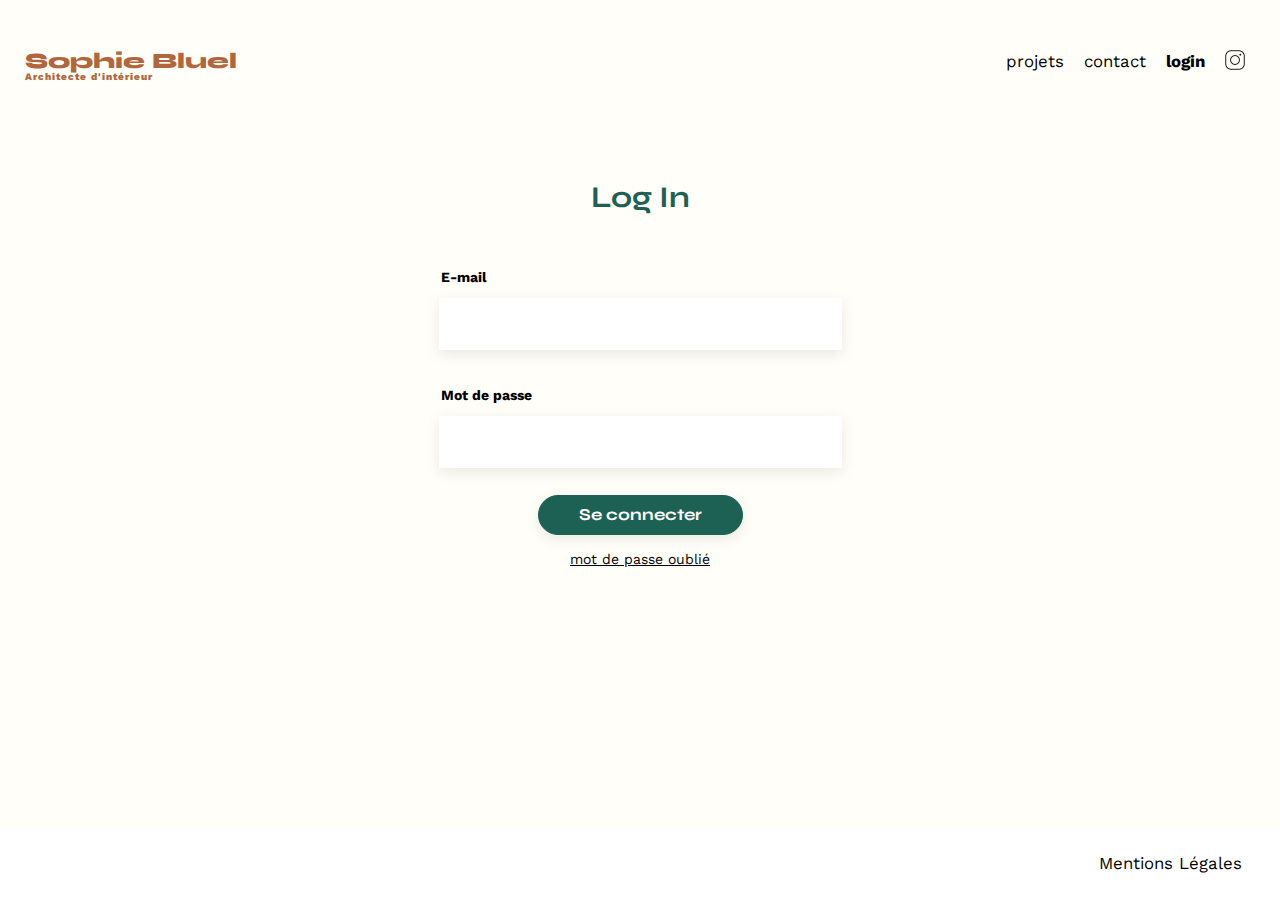
<file: login.html>
<!DOCTYPE html>
<html lang="en">
  <head>
    <meta charset="UTF-8" />
    <title>Sophie Bluel - Connexion</title>
    <meta name="viewport" content="width=device-width, initial-scale=1.0" />
    <link rel="stylesheet" href="./assets/style.css" />
    <link rel="preconnect" href="https://fonts.googleapis.com" />
    <link rel="preconnect" href="https://fonts.gstatic.com" crossorigin />
    <link
      href="https://fonts.googleapis.com/css2?family=Syne:wght@700;800&family=Work+Sans&display=swap"
      rel="stylesheet"
    />
  </head>
  <body>
    <header>
      <h1>Sophie Bluel <span>Architecte d'intérieur</span></h1>
      <nav>
        <ul>
          <li>projets</li>
          <li>contact</li>
          <li>
            <a href="./login.html"><strong>login</strong></a>
          </li>
          <li><img src="./assets/icons/instagram.png" alt="Instagram" /></li>
        </ul>
      </nav>
    </header>
    <main>
      <section id="connexion">
        <h2>Log In</h2>
        <span id="connexion-error"></span>
        <form id="connexion-form">
          <label for="email">E-mail</label>
          <input type="email" id="email" class="input-text" required />
          <label for="password">Mot de passe</label>
          <input type="password" id="password" class="input-text" required />
          <input
            id="btn-connexion"
            class="button btn-selected"
            type="submit"
            value="Se connecter"
          />
          <a href="#">mot de passe oublié</a>
        </form>
      </section>
    </main>
    <footer>
      <nav>
        <ul>
          <li>Mentions Légales</li>
        </ul>
      </nav>
    </footer>
    <script src="./login.js"></script>
  </body>
</html>
</file>
<file: assets/style.css>
/* http://meyerweb.com/eric/tools/css/reset/
   v2.0 | 20110126
   License: none (public domain)
*/

html,
body,
div,
span,
applet,
object,
iframe,
h1,
h2,
h3,
h4,
h5,
h6,
p,
blockquote,
pre,
a,
abbr,
acronym,
address,
big,
cite,
code,
del,
dfn,
em,
img,
ins,
kbd,
q,
s,
samp,
small,
strike,
strong,
sub,
sup,
tt,
var,
b,
u,
i,
center,
dl,
dt,
dd,
ol,
ul,
li,
fieldset,
form,
label,
legend,
table,
caption,
tbody,
tfoot,
thead,
tr,
th,
td,
article,
aside,
canvas,
details,
embed,
figure,
figcaption,
footer,
header,
hgroup,
menu,
nav,
output,
ruby,
section,
summary,
time,
mark,
audio,
video {
  margin: 0;
  padding: 0;
  border: 0;
  font-size: 100%;
  font: inherit;
  vertical-align: baseline;
}
/* HTML5 display-role reset for older browsers */
article,
aside,
details,
figcaption,
figure,
footer,
header,
hgroup,
menu,
nav,
section {
  display: block;
}
body {
  line-height: 1;
  background: #fffef8;
  min-height: 100vh;
  display: flex;
  flex-direction: column;
}
ol,
ul {
  list-style: none;
}
blockquote,
q {
  quotes: none;
}
blockquote:before,
blockquote:after,
q:before,
q:after {
  content: "";
  content: none;
}
table {
  border-collapse: collapse;
  border-spacing: 0;
}
/** end reset css**/
body {
  margin: auto;
  font-family: "Work Sans";
  font-size: 14px;
  align-items: center;
}

main {
  max-width: 1140px;
  display: flex;
  flex-direction: column;
  flex: 1;
  width: 100%;
}

#edition-mode {
  background: #000;
  width: 100%;
  height: 50px;
  display: flex;
}

#edition-mode div {
  color: white;
  margin: auto auto;
  width: fit-content;
  gap: 20px;
}

header {
  max-width: 1230px;
  width: 100%;
  display: flex;
  justify-content: space-between;
  margin: 50px 0;
}

a {
  text-decoration: none;
  color: inherit;
  cursor: pointer;
}

section {
  margin: 50px 0;
}

h1 {
  display: flex;
  flex-direction: column;
  font-family: "Syne";
  font-size: 22px;
  font-weight: 800;
  color: #b1663c;
}

h1 > span {
  font-family: "Work Sans";
  font-size: 10px;
  letter-spacing: 0.1em;
}

h2 {
  font-family: "Syne";
  font-weight: 700;
  font-size: 30px;
  color: #1d6154;
}
nav ul {
  display: flex;
  align-items: center;
  list-style-type: none;
}
nav li {
  padding: 0 10px;
  font-size: 1.2em;
}

li:hover {
  color: #b1663c;
}

header img {
  width: 20px;
  height: 20px;
}

#introduction {
  display: flex;
  align-items: center;
}
#introduction figure {
  flex: 1;
}
#introduction img {
  display: block;
  margin: auto;
  width: 80%;
}

#introduction article {
  flex: 1;
}
#introduction h2 {
  margin-bottom: 1em;
}

#introduction p {
  margin-bottom: 0.5em;
}
#portfolio h2 {
  display: flex;
  text-align: center;
  gap: 20px;
  justify-content: center;
  align-items: center;
}
#portfolio h2 a {
  font-family: "Work Sans";
  font-size: 14px;
  align-items: center;
  color: #000;
}

#portfolio i {
  margin-right: 5px;
}

#filter {
  display: flex;
  align-items: center;
}

#filterContainer {
  display: flex;
  justify-content: center;
  align-items: center;
  gap: 10px;
  margin: 3em;
}

.button {
  height: 40px;
  font-size: 1.2em;
  box-shadow: 0px 4px 14px rgba(0, 0, 0, 0.09);
  font-family: "Syne";
  font-weight: 700;
  color: #1d6154;
  background: white;
  border: 1px solid #1d6154;
  text-align: center;
  border-radius: 60px;
  padding: 0 20px;
}

.btn-selected {
  background-color: #1d6154;
  color: white;
}

#filter {
  display: flex;
  justify-content: center;
  align-items: center;
  gap: 10px;
  margin: 3em;
}

#gallery {
  width: 100%;
  display: grid;
  grid-template-columns: 1fr 1fr 1fr;
  grid-column-gap: 20px;
  grid-row-gap: 20px;
}

#gallery img {
  width: 100%;
}
#contact {
  width: 50%;
  margin: auto;
}
#contact > * {
  text-align: center;
}
#contact h2 {
  margin-bottom: 20px;
}
#contact form {
  text-align: left;
  margin-top: 30px;
  display: flex;
  flex-direction: column;
}

.input-text {
  height: 50px;
  font-size: 1.2em;
  border: none;
  box-shadow: 0px 4px 14px rgba(0, 0, 0, 0.09);
}
label {
  margin: 2em 0 1em 0;
  font-weight: 700;
}
#contact textarea {
  border: none;
  box-shadow: 0px 4px 14px rgba(0, 0, 0, 0.09);
}

#contact input[type="submit"] {
  width: 180px;
  height: 50px;
  margin: 2em auto;
  background-color: #1d6154;
  color: white;
  cursor: pointer;
}

footer {
  background: white;
  width: 100%;
}

footer nav ul {
  display: flex;
  justify-content: flex-end;
  margin: 2em;
}

/* Log In Page */

strong {
  font-weight: bold;
}

#connexion {
  display: flex;
  flex-direction: column;
  align-items: center;
}

#connexion h2 {
  margin-bottom: 30px;
}

#connexion form {
  display: flex;
  flex-direction: column;
  align-items: center;
  width: 35%;
}

#connexion label {
  width: 100%;
}

#connexion input[type="password"],
#connexion input[type="email"] {
  margin-bottom: 10px;
  width: 100%;
}

#connexion a {
  text-decoration: underline;
}

#btn-connexion {
  margin-top: 1em;
  margin-bottom: 1em;
  padding: 0px 40px;
}

.error-msg {
  color: red;
  font-weight: bold;
  font-size: 18px;
}

.form-error {
  border: solid 1px red;
}

/* --MODAL-- */

#containerModal {
  display: none;
  justify-content: center;
  align-items: center;
  position: fixed;
  width: 100%;
  height: 100%;
  background-color: rgba(128, 128, 128, 0.3);
}

.fa-x {
  position: absolute;
  top: 22px;
  right: 32px;
  cursor: pointer;
}

.grey-bar-modalPhoto {
  border-top: 2px solid #b3b3b3;
  margin-top: 4em;
  z-index: 0;
  width: 66%;
}

.grey-bar {
  border-top: 2px solid #b3b3b3;
  margin-top: 3em;
  z-index: 0;
  width: 100%;
}

#containerModal h2 {
  color: black;
  font-size: 26px;
  font-family: "Work Sans";
  font-weight: 400;
  margin-top: 1.5em;
  margin-bottom: 1em;
}

/* modalGalley */

#modalGallery {
  display: flex;
  flex-direction: column;
  align-items: center;
  justify-content: space-around;
  background: white;
  height: 650px;
  width: 34%;
  position: relative;
  border-radius: 20px;
}

#modal-work {
  width: 65%;
  height: 70%;
  display: flex;
  justify-content: start;
  align-items: center;
  flex-wrap: wrap;
  gap: 10px;
}

#modal-work img {
  height: 100px;
  width: 75px;
}

#modal-work figure {
  position: relative;
}

#modal-work span {
  position: absolute;
  z-index: 1;
  right: 5px;
  top: 5px;
  background-color: black;
}

#modal-work .fa-trash-can {
  display: flex;
  color: #c4c4c4;
  justify-content: center;
  align-items: center;
  width: 15px;
  height: 15px;
  font-size: 0.7em;
  cursor: pointer;
}

#modalGallery-btn {
  padding: 0 50px;
  margin: 3em;
  cursor: pointer;
  font-size: 14px;
  background-color: #1d6154;
  color: white;
}

/* modalNewWork */

#modalNewWork {
  display: none;
  flex-direction: column;
  align-items: center;
  justify-content: space-around;
  background: white;
  height: 650px;
  width: 34%;
  position: relative;
  border-radius: 20px;
}

.fa-arrow-left {
  position: absolute;
  top: 20px;
  left: 25px;
  cursor: pointer;
  font-size: 21px;
}

#modalError {
  padding: 0px 10%;
}

#containerPhoto {
  display: flex;
  position: relative;
  flex-direction: column;
  justify-content: center;
  align-items: center;
  background: #e8f1f6;
  width: 100%;
  border-radius: 5px;
}

#previewImage {
  display: none;
  max-width: 100%;
  max-height: 100%;
  position: absolute;
  top: 0;
  left: 28%;
  z-index: 1;
  width: 44%;
}

#containerPhoto svg {
  margin-top: 1em;
}

#containerPhoto button {
  display: flex;
  justify-content: center;
  align-items: center;
  width: 173px;
  height: 36px;
  font-size: 14px;
  color: #306685;
  background: #cbd6dc;
  border: none;
  margin-top: 5px;
  margin-bottom: 10px;
  cursor: pointer;
  z-index: 0;
}

#file {
  position: absolute;
  top: 0;
  left: 115px;
  opacity: 0;
  cursor: pointer;
  z-index: 1;
  width: 43%;
  height: 71%;
  border: red 1px solid;
}

#containerPhoto p {
  margin-bottom: 2em;
}

#modalNewWork-form {
  display: flex;
  flex-direction: column;
  align-items: center;
  justify-content: center;
  width: 73%;
  position: relative;
}

#modalNewWork-form label {
  width: 99%;
}

#categorie,
#title {
  color: #444444;
  padding-left: 1em;
  width: 100%;
}

#title {
  width: 95%;
}

#categorie {
  appearance: none;
  -webkit-appearance: none;
  -moz-appearance: none;
  cursor: pointer;
}

.fa-chevron-down {
  position: absolute;
  bottom: 152px;
  right: 35px;
  color: #6c6c6c;
  pointer-events: none;
}

.modalNewWork-btn-disabled {
  background-color: #a7a7a7;
  width: 45%;
  height: 35px;
  font-size: 14px;
  margin: 2em auto;
  color: white;
  box-shadow: 0px 4px 14px rgba(0, 0, 0, 0.09);
  font-family: "Syne";
  font-weight: 700;
  border-radius: 60px;
  border: 1px solid #a7a7a7;
}

.modalNewWork-btn-activate {
  background-color: #1d6154;
  width: 45%;
  height: 35px;
  font-size: 14px;
  margin: 2em auto;
  color: white;
  box-shadow: 0px 4px 14px rgba(0, 0, 0, 0.09);
  font-family: "Syne";
  font-weight: 700;
  border-radius: 60px;
  border: 1px solid #1d6154;
  cursor: pointer;
}
</file>
